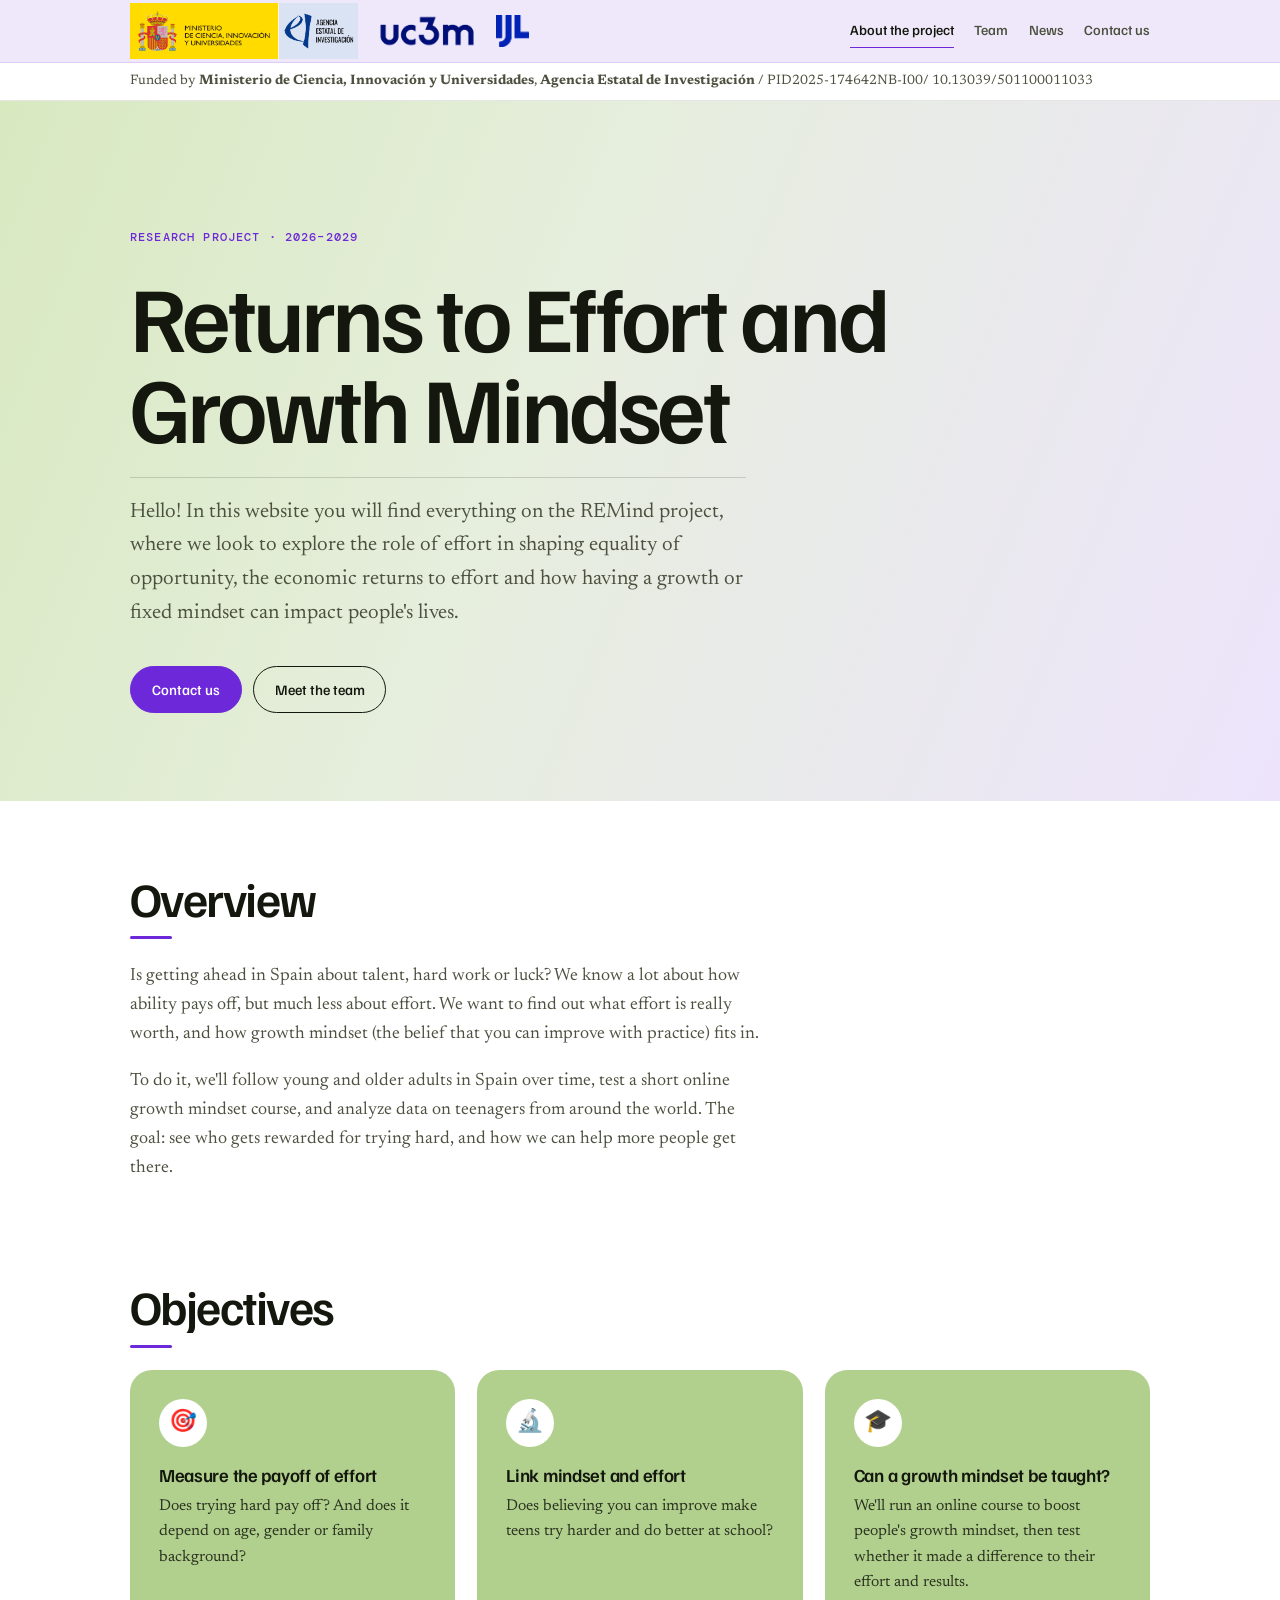
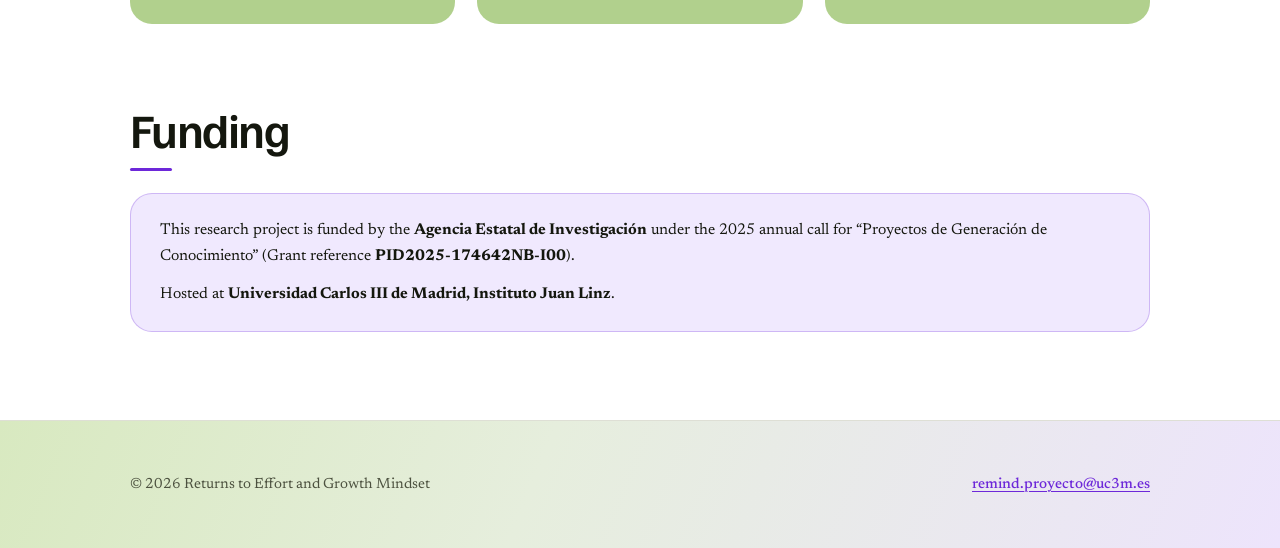
<file: index.html>
<!DOCTYPE html>
<html lang="en">
<head>
  <meta charset="utf-8">
  <meta name="viewport" content="width=device-width, initial-scale=1">
  <title>Returns to Effort and Growth Mindset · About the project</title>
  <meta name="description" content="Hello! In this website you will find everything on the REMind project, where we look to explore the role of effort in shaping equality of opportunity, the economic returns to effort and how having a growth or fixed mindset can impact people's lives.">
  <!-- Vista previa al compartir el enlace en redes (imagen de 1200x630 px).
       IMPORTANTE: para que funcione en redes, og:image debe ser una URL absoluta,
       p. ej. https://TU-USUARIO.github.io/TU-REPO/images/og.png -->
  <meta property="og:type" content="website">
  <meta property="og:title" content="Returns to Effort and Growth Mindset">
  <meta property="og:description" content="Hello! In this website you will find everything on the REMind project, where we look to explore the role of effort in shaping equality of opportunity, the economic returns to effort and how having a growth or fixed mindset can impact people's lives.">
  <meta property="og:image" content="https://TU-USUARIO.github.io/TU-REPO/images/og.png">
  <link rel="icon" href="images/newlogo.png" type="image/png">
  <link rel="preconnect" href="https://fonts.googleapis.com">
  <link rel="preconnect" href="https://fonts.gstatic.com" crossorigin>
  <link href="https://fonts.googleapis.com/css2?family=Inter:wght@400;500;600;700&family=Source+Serif+4:wght@600;700&display=swap" rel="stylesheet">
  <link rel="stylesheet" href="site.css">
  <style>
    /* Barra superior: logos a la izquierda, menú a la derecha */
    .header-inner { justify-content: space-between; gap: 1rem; }
    .funding-logos { display: flex; align-items: center; gap: 1.2rem; flex: 0 0 auto; }
    .funding-logos img { height: 56px; width: auto; display: block; }
    .funding-logos img:nth-child(n+2) { height: 32px; }

    /* Barra de financiación: una sola línea de texto, a la izquierda */
    .funding-bar { background: #fff; border-bottom: 1px solid rgba(0, 0, 0, 0.1); }
    .funding-bar-inner { padding-block: 0.55rem; }
    .funding-bar p { margin: 0; text-align: left; font-size: 0.85rem; line-height: 1.4; color: var(--ink-2); }
    @media (min-width: 1000px) {
      .funding-bar p { white-space: nowrap; }
    }
    @media (max-width: 700px) {
      .funding-logos { gap: 0.6rem; }
      .funding-logos img { height: 42px; }
      .funding-logos img:nth-child(n+2) { height: 26px; }
    }
  </style>
</head>
<body>

  <!-- ===== CABECERA (igual en todas las páginas) ===== -->
  <header class="site-header">
    <div class="container header-inner">
    <div class="funding-logos">
      <img src="images/MICIU+AEI.jpg" alt="Ministerio de Ciencia, Innovación y Universidades · Agencia Estatal de Investigación">
      <img src="images/uc3macronimo.png" alt="Universidad Carlos III de Madrid">
      <img src="images/IJL_letras.png" alt="Instituto Juan Linz">
    </div>
      <button class="nav-toggle" aria-label="Open menu" aria-expanded="false">☰</button>
      <nav class="nav">
        <ul>
          <li><a href="index.html">About the project</a></li>
          <li><a href="team.html">Team</a></li>
          <li><a href="news.html">News</a></li>
          <li><a href="publications.html">Contact us</a></li>
        </ul>
      </nav>
    </div>
  </header>

  <!-- ===== FINANCIACIÓN (obligatoria en todas las páginas): referencia + logo MICIU + logo AEI ===== -->
  <div class="funding-bar">
    <div class="container funding-bar-inner">
      <p>Funded by <strong>Ministerio de Ciencia, Innovación y Universidades</strong>, <strong>Agencia Estatal de Investigación</strong> / PID2025-174642NB-I00</strong>/ 10.13039/501100011033</p>
    </div>
  </div>

  <main>
    <!-- ===== PORTADA ===== -->
    <div class="hero">
      <div class="container">
        <p class="eyebrow">Research project · 2026–2029</p>
        <h1>Returns to Effort and Growth Mindset</h1>
        <p class="lead">
          Hello! In this website you will find everything on the REMind project, where we look
          to explore the role of effort in shaping equality of opportunity, the economic returns
          to effort and how having a growth or fixed mindset can impact people's lives.
        </p>
        <div class="buttons">
          <a class="btn btn-primary" href="publications.html">Contact us</a>
          <a class="btn btn-ghost" href="team.html">Meet the team</a>
        </div>
      </div>
    </div>

    <div class="container">
      <!-- ===== RESUMEN ===== -->
      <section>
        <h2>Overview</h2>
        <p>
          Is getting ahead in Spain about talent, hard work or luck? We know a lot about how
          ability pays off, but much less about effort. We want to find out what effort is
          really worth, and how growth mindset (the belief that you can improve with practice)
          fits in.
        </p>
        <p>
          To do it, we'll follow young and older adults in Spain over time, test a short online
          growth mindset course, and analyze data on teenagers from around the world. The goal:
          see who gets rewarded for trying hard, and how we can help more people get there.
        </p>
      </section>

      <!-- ===== OBJETIVOS ===== -->
      <section>
        <h2>Objectives</h2>
        <div class="grid-3">
          <div class="card">
            <div class="icon">🎯</div>
            <h3>Measure the payoff of effort</h3>
            <p>Does trying hard pay off? And does it depend on age, gender or family background?</p>
          </div>
          <div class="card">
            <div class="icon">🔬</div>
            <h3>Link mindset and effort</h3>
            <p>Does believing you can improve make teens try harder and do better at school?</p>
          </div>
          <div class="card">
            <div class="icon">🎓</div>
            <h3>Can a growth mindset be taught?</h3>
            <p>We'll run an online course to boost people's growth mindset, then test whether it made a difference to their effort and results.</p>
          </div>
        </div>
      </section>

      <!-- ===== FINANCIACIÓN ===== -->
      <section>
        <h2>Funding</h2>
        <div class="funding">
          <span>This research project is funded by the <strong>Agencia Estatal de Investigación</strong> under the 2025 annual call for “Proyectos de Generación de Conocimiento” (Grant reference <strong>PID2025-174642NB-I00</strong>).</span>
          <span>Hosted at <strong>Universidad Carlos III de Madrid, Instituto Juan Linz</strong>.</span>
        </div>
      </section>
    </div>
  </main>

  <!-- ===== PIE (igual en todas las páginas) ===== -->
  <footer class="site-footer">
    <div class="container footer-inner">
      <span>© <span class="year">2026</span> Returns to Effort and Growth Mindset</span>
      <span class="footer-email"><a href="mailto:remind.proyecto@uc3m.es">remind.proyecto@uc3m.es</a></span>
    </div>
  </footer>

  <script src="site.js"></script>
</body>
</html>
</file>
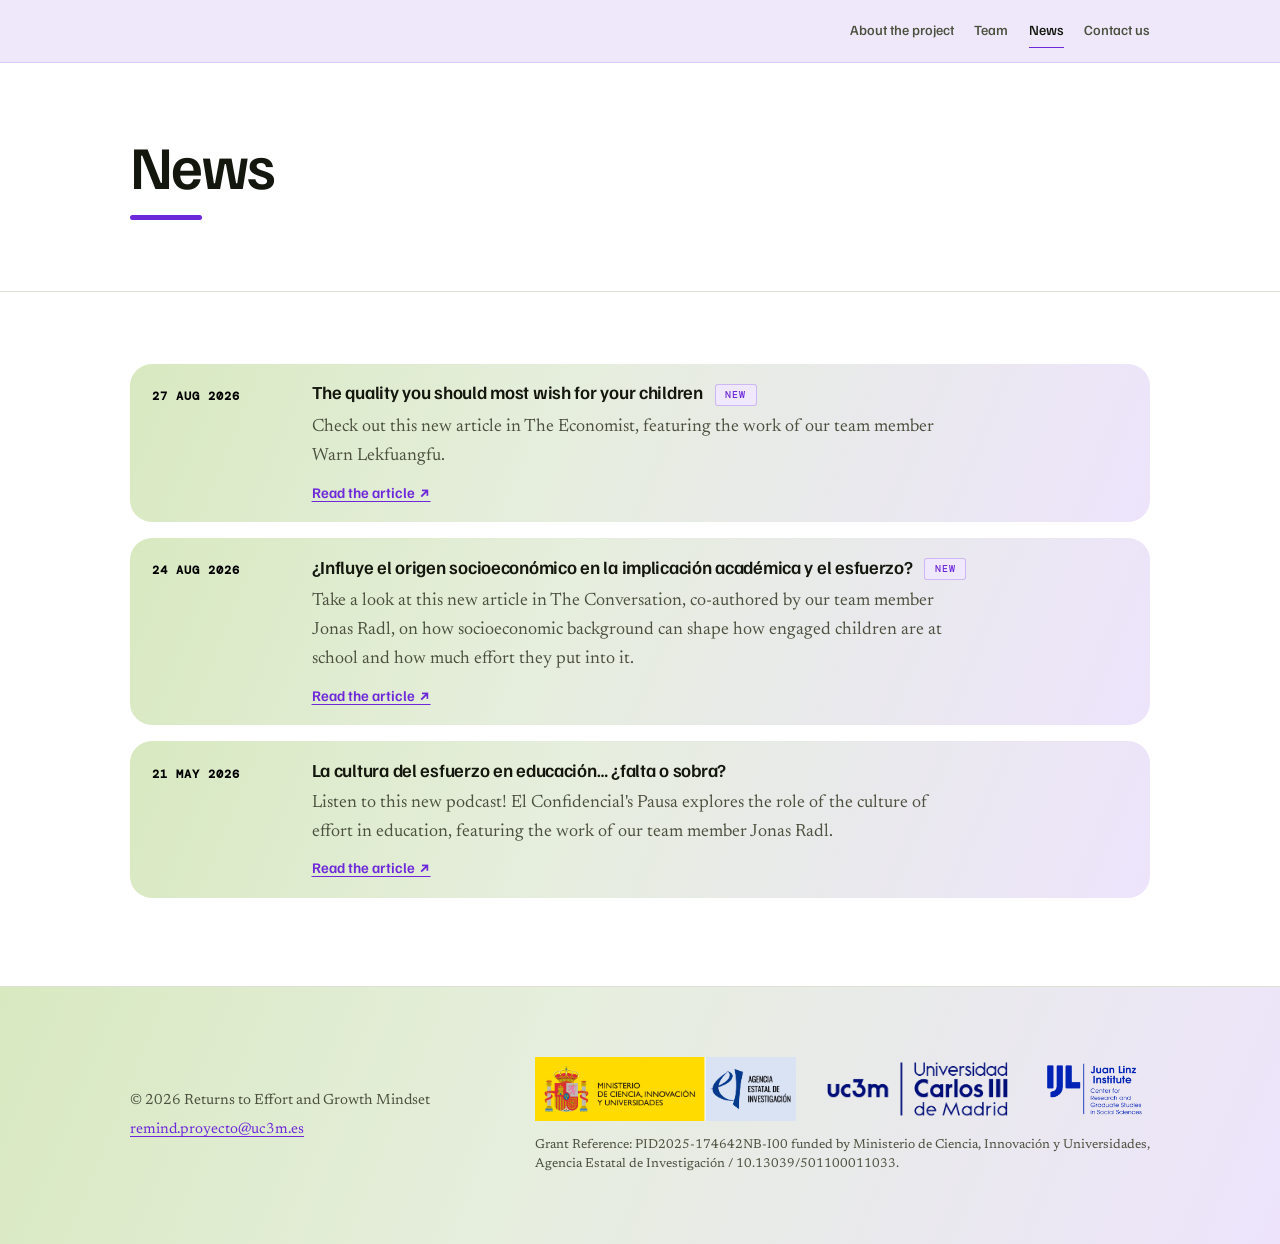
<file: news.html>
<!DOCTYPE html>
<html lang="en">
<head>
  <meta charset="utf-8">
  <meta name="viewport" content="width=device-width, initial-scale=1">
  <title>Returns to Effort and Growth Mindset · News</title>
  <meta name="description" content="News from Returns to Effort and Growth Mindset, a research project hosted at Universidad Carlos III de Madrid (UC3M).">
  <link rel="icon" href="images/newlogo.png" type="image/png">
  <link rel="preconnect" href="https://fonts.googleapis.com">
  <link rel="preconnect" href="https://fonts.gstatic.com" crossorigin>
  <link href="https://fonts.googleapis.com/css2?family=Inter:wght@400;500;600;700&family=Source+Serif+4:wght@600;700&display=swap" rel="stylesheet">
  <link rel="stylesheet" href="site.css">
  <style>
    /* Barra superior: solo el menú, a la derecha */
    .header-inner { justify-content: flex-end; }

    .news-item h3 a { color: inherit; text-decoration: none; }
    .news-item h3 a:hover { color: var(--accent); }
    .news-item .read-more { margin-top: 0.6rem; font-family: var(--font-display); font-weight: 600; font-size: 0.92rem; }

    /* Detalle de color: cada noticia sobre el fondo de panel del sitio, con una franja de acento a la izquierda */
    .news-list { display: flex; flex-direction: column; gap: 1rem; }
    .news-item {
      background: var(--panel-bg);
      border: 0;
      border-radius: var(--radius);
      padding: 1.1rem 1.4rem;
      transition: box-shadow 0.2s ease, transform 0.2s ease;
    }
    .news-item:hover { box-shadow: 0 6px 18px rgba(0, 0, 0, 0.08); transform: translateY(-2px); }
    .news-item time { color: #000; font-weight: 600; }
    .news-item .read-more a { color: var(--accent); }

    /* Pie: © y correo apilados a la izquierda; a la derecha, los logos y debajo el texto de financiación */
    .footer-main {
      display: flex;
      align-items: center;
      justify-content: space-between;
      gap: 1rem 2rem;
      padding-block: 1.2rem;
    }
    .footer-left { display: flex; flex-direction: column; gap: 0.35rem; }
    .footer-right {
      display: flex;
      flex-direction: column;
      align-items: flex-start;
      gap: 0.9rem;
      flex: 0 1 auto;
    }
    .footer-logos { display: flex; align-items: center; gap: 1.4rem; flex: 0 0 auto; }
    .footer-logos img { height: 64px; width: auto; display: block; }
    .footer-funding {
      margin: 0;
      text-align: left;
      font-size: 0.8rem;
      line-height: 1.5;
      color: var(--ink-2);
    }
    @media (max-width: 700px) {
      .footer-main { flex-direction: column; align-items: flex-start; }
      .footer-right { align-items: flex-start; }
      .footer-logos img { height: 48px; }
      .footer-funding { text-align: left; }
    }
  </style>
</head>
<body>

  <header class="site-header">
    <div class="container header-inner">
      <button class="nav-toggle" aria-label="Open menu" aria-expanded="false">☰</button>
      <nav class="nav">
        <ul>
          <li><a href="index.html">About the project</a></li>
          <li><a href="team.html">Team</a></li>
          <li><a href="news.html">News</a></li>
          <li><a href="publications.html">Contact us</a></li>
        </ul>
      </nav>
    </div>
  </header>

  <main>
    <div class="page-header">
      <div class="container">
        <h1>News</h1>
      </div>
    </div>

    <div class="container">
      <!-- Para añadir una noticia nueva, copia un bloque <li class="news-item"> y ponlo ARRIBA de la lista. -->
      <section>
        <ul class="news-list">
          <li class="news-item">
            <time datetime="2026-08-27">27 Aug 2026</time>
            <div>
              <h3>
                <a href="https://www.economist.com/business/2026/08/27/the-quality-you-should-most-wish-for-your-children" target="_blank" rel="noopener">The quality you should most wish for your children</a>
                <span class="tag">New</span>
              </h3>
              <p>Check out this new article in The Economist, featuring the work of our team member Warn Lekfuangfu.</p>
              <p class="read-more"><a href="https://www.economist.com/business/2026/08/27/the-quality-you-should-most-wish-for-your-children" target="_blank" rel="noopener">Read the article ↗</a></p>
            </div>
          </li>
          <li class="news-item">
            <time datetime="2026-08-24">24 Aug 2026</time>
            <div>
              <h3>
                <a href="https://theconversation.com/influye-el-origen-socioeconomico-en-la-implicacion-academica-y-el-esfuerzo-282915" target="_blank" rel="noopener">¿Influye el origen socioeconómico en la implicación académica y el esfuerzo?</a>
                <span class="tag">New</span>
              </h3>
              <p>Take a look at this new article in The Conversation, co-authored by our team member Jonas Radl, on how socioeconomic background can shape how engaged children are at school and how much effort they put into it.</p>
              <p class="read-more"><a href="https://theconversation.com/influye-el-origen-socioeconomico-en-la-implicacion-academica-y-el-esfuerzo-282915" target="_blank" rel="noopener">Read the article ↗</a></p>
            </div>
          </li>
          <li class="news-item">
            <time datetime="2026-05-21">21 May 2026</time>
            <div>
              <h3>
                <a href="https://www.elconfidencial.com/espana/2026-05-21/pausa-cultura-esfuerzo-educacion_4357562/" target="_blank" rel="noopener">La cultura del esfuerzo en educación… ¿falta o sobra?</a>
              </h3>
              <p>Listen to this new podcast! El Confidencial's Pausa explores the role of the culture of effort in education, featuring the work of our team member Jonas Radl.</p>
              <p class="read-more"><a href="https://www.elconfidencial.com/espana/2026-05-21/pausa-cultura-esfuerzo-educacion_4357562/" target="_blank" rel="noopener">Read the article ↗</a></p>
            </div>
          </li>
        </ul>
      </section>
    </div>
  </main>

  <footer class="site-footer">
    <div class="container footer-main">
      <div class="footer-left">
        <span>© <span class="year">2026</span> Returns to Effort and Growth Mindset</span>
        <span class="footer-email"><a href="mailto:remind.proyecto@uc3m.es">remind.proyecto@uc3m.es</a></span>
      </div>
      <div class="footer-right">
        <div class="footer-logos">
          <img src="images/MICIU+AEI.jpg" alt="Ministerio de Ciencia, Innovación y Universidades · Agencia Estatal de Investigación">
          <img src="images/acronimo_nombre3l(1).png" alt="Institutional logo">
          <img src="images/ijl.png" alt="Instituto Juan Linz">
        </div>
        <p class="footer-funding">Grant Reference: PID2025-174642NB-I00 funded by Ministerio de Ciencia, Innovación y Universidades, <br>Agencia Estatal de Investigación / 10.13039/501100011033.</p>
      </div>
    </div>
  </footer>

  <script src="site.js"></script>
</body>
</html>
</file>
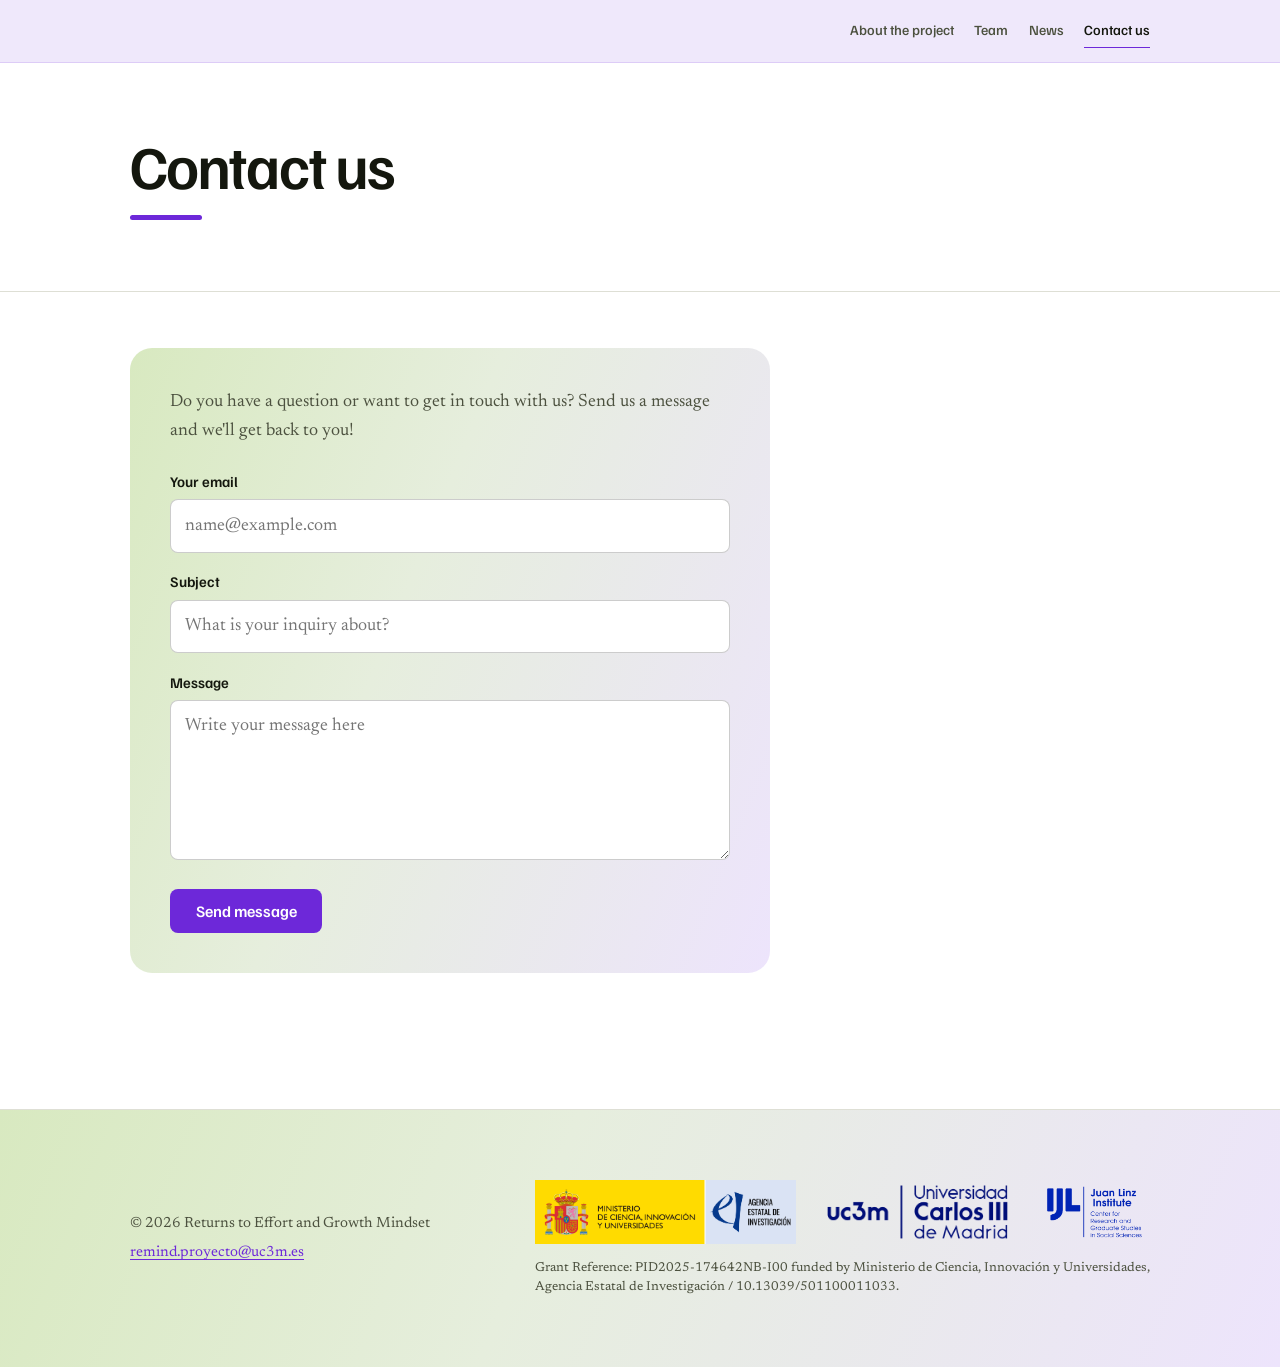
<file: publications.html>
<!DOCTYPE html>
<html lang="en">
<head>
  <meta charset="utf-8">
  <meta name="viewport" content="width=device-width, initial-scale=1">
  <title>Returns to Effort and Growth Mindset · Contact us</title>
  <meta name="description" content="Contact Returns to Effort and Growth Mindset, a research project hosted at Universidad Carlos III de Madrid (UC3M).">
  <link rel="icon" href="images/newlogo.png" type="image/png">
  <link rel="preconnect" href="https://fonts.googleapis.com">
  <link rel="preconnect" href="https://fonts.gstatic.com" crossorigin>
  <link href="https://fonts.googleapis.com/css2?family=Inter:wght@400;500;600;700&family=Source+Serif+4:wght@600;700&display=swap" rel="stylesheet">
  <link rel="stylesheet" href="site.css">
  <style>
    /* Barra superior: solo el menú, a la derecha */
    .header-inner { justify-content: flex-end; }

    .contact-box {
      margin: clamp(2rem, 5vw, 3.5rem) 0;
      padding: clamp(1.5rem, 5vw, 2.5rem);
      background: var(--panel-bg);
      border-radius: var(--radius);
      max-width: 640px;
    }
    .contact-box > p { margin: 0 0 1.5rem; color: var(--ink-2); }
    .contact-form .field { margin-bottom: 1.1rem; }
    .contact-form label {
      display: block;
      margin-bottom: 0.35rem;
      font-family: var(--font-display);
      font-weight: 600;
      font-size: 0.92rem;
    }
    .contact-form input,
    .contact-form textarea {
      width: 100%;
      padding: 0.7rem 0.85rem;
      font: inherit;
      color: inherit;
      background: #fff;
      border: 1px solid rgba(0, 0, 0, 0.2);
      border-radius: 8px;
      box-sizing: border-box;
    }
    .contact-form textarea { min-height: 160px; resize: vertical; }
    .contact-form input:focus,
    .contact-form textarea:focus {
      outline: 2px solid var(--accent);
      outline-offset: 1px;
    }
    .contact-form button {
      padding: 0.75rem 1.6rem;
      font-family: var(--font-display);
      font-weight: 600;
      font-size: 1rem;
      color: #fff;
      background: var(--accent);
      border: 0;
      border-radius: 8px;
      cursor: pointer;
    }
    .contact-form button:hover { opacity: 0.9; }
    /* Campo trampa anti-spam: debe permanecer oculto */
    .contact-form .hp { display: none; }

    /* Pie: © y correo apilados a la izquierda; a la derecha, los logos y debajo el texto de financiación */
    .footer-main {
      display: flex;
      align-items: center;
      justify-content: space-between;
      gap: 1rem 2rem;
      padding-block: 1.2rem;
    }
    .footer-left { display: flex; flex-direction: column; gap: 0.35rem; }
    .footer-right {
      display: flex;
      flex-direction: column;
      align-items: flex-start;
      gap: 0.9rem;
      flex: 0 1 auto;
    }
    .footer-logos { display: flex; align-items: center; gap: 1.4rem; flex: 0 0 auto; }
    .footer-logos img { height: 64px; width: auto; display: block; }
    .footer-funding {
      margin: 0;
      text-align: left;
      font-size: 0.8rem;
      line-height: 1.5;
      color: var(--ink-2);
    }
    @media (max-width: 700px) {
      .footer-main { flex-direction: column; align-items: flex-start; }
      .footer-right { align-items: flex-start; }
      .footer-logos img { height: 48px; }
      .footer-funding { text-align: left; }
    }
  </style>
</head>
<body>

  <header class="site-header">
    <div class="container header-inner">
      <button class="nav-toggle" aria-label="Open menu" aria-expanded="false">☰</button>
      <nav class="nav">
        <ul>
          <li><a href="index.html">About the project</a></li>
          <li><a href="team.html">Team</a></li>
          <li><a href="news.html">News</a></li>
          <li><a href="publications.html">Contact us</a></li>
        </ul>
      </nav>
    </div>
  </header>

  <main>
    <div class="page-header">
      <div class="container">
        <h1>Contact us</h1>
      </div>
    </div>

    <div class="container">
      <div class="contact-box">
        <p>Do you have a question or want to get in touch with us? Send us a message and we'll get back to you!</p>

        <form class="contact-form" action="https://formsubmit.co/remind.proyecto@uc3m.es" method="POST">
          <div class="field">
            <label for="email">Your email</label>
            <input type="email" id="email" name="email" required autocomplete="email" placeholder="name@example.com">
          </div>

          <div class="field">
            <label for="subject">Subject</label>
            <input type="text" id="subject" name="Subject" required placeholder="What is your inquiry about?">
          </div>

          <div class="field">
            <label for="message">Message</label>
            <textarea id="message" name="message" required placeholder="Write your message here"></textarea>
          </div>

          <!-- Configuración de FormSubmit -->
          <input type="hidden" name="_subject" value="New message from the project website">
          <input type="hidden" name="_template" value="table">
          <input type="hidden" name="_captcha" value="true">
          <!-- Anti-spam (campo trampa) -->
          <input type="text" name="_honey" class="hp" tabindex="-1" autocomplete="off">

          <button type="submit">Send message</button>
        </form>
      </div>
    </div>
  </main>

  <footer class="site-footer">
    <div class="container footer-main">
      <div class="footer-left">
        <span>© <span class="year">2026</span> Returns to Effort and Growth Mindset</span>
        <span class="footer-email"><a href="mailto:remind.proyecto@uc3m.es">remind.proyecto@uc3m.es</a></span>
      </div>
      <div class="footer-right">
        <div class="footer-logos">
          <img src="images/MICIU+AEI.jpg" alt="Ministerio de Ciencia, Innovación y Universidades · Agencia Estatal de Investigación">
          <img src="images/acronimo_nombre3l(1).png" alt="Institutional logo">
          <img src="images/ijl.png" alt="Instituto Juan Linz">
        </div>
        <p class="footer-funding">Grant Reference: PID2025-174642NB-I00 funded by Ministerio de Ciencia, Innovación y Universidades, <br>Agencia Estatal de Investigación / 10.13039/501100011033.</p>
      </div>
    </div>
  </footer>

  <script src="site.js"></script>
</body>
</html>
</file>
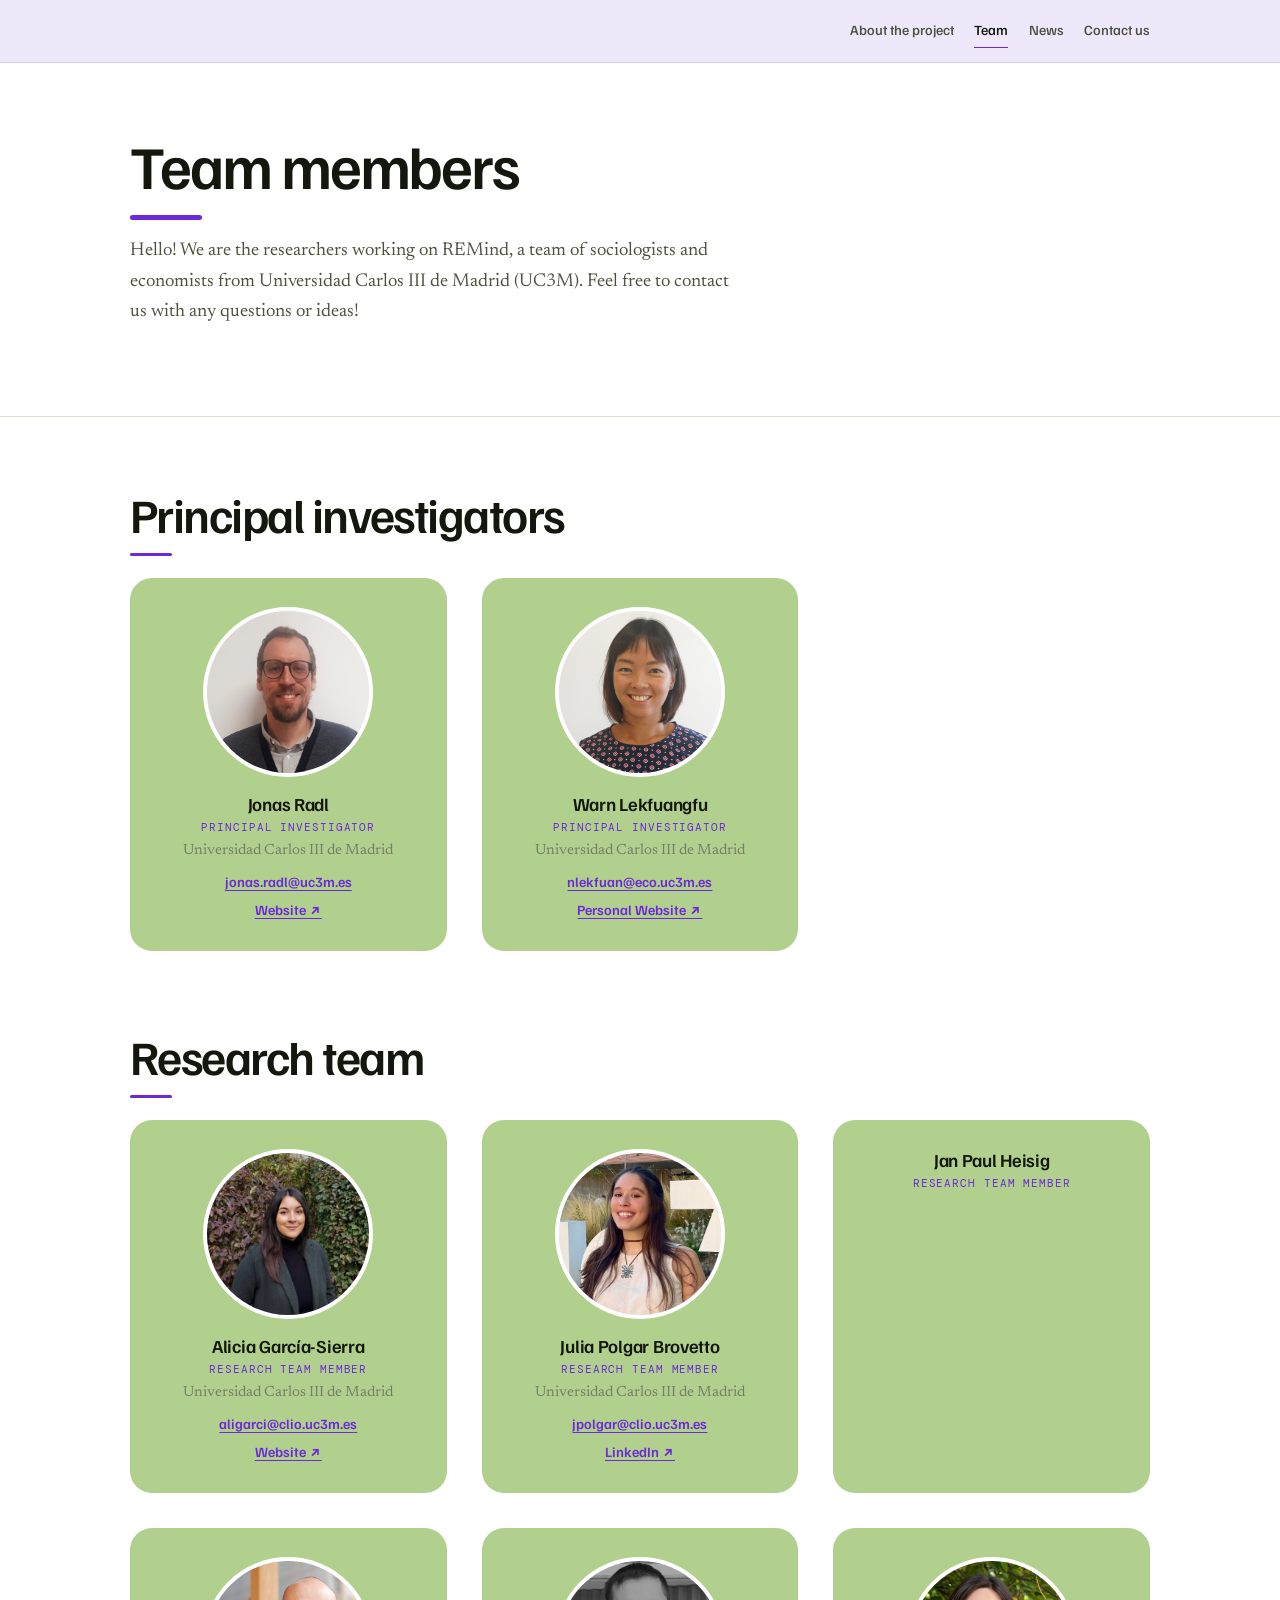
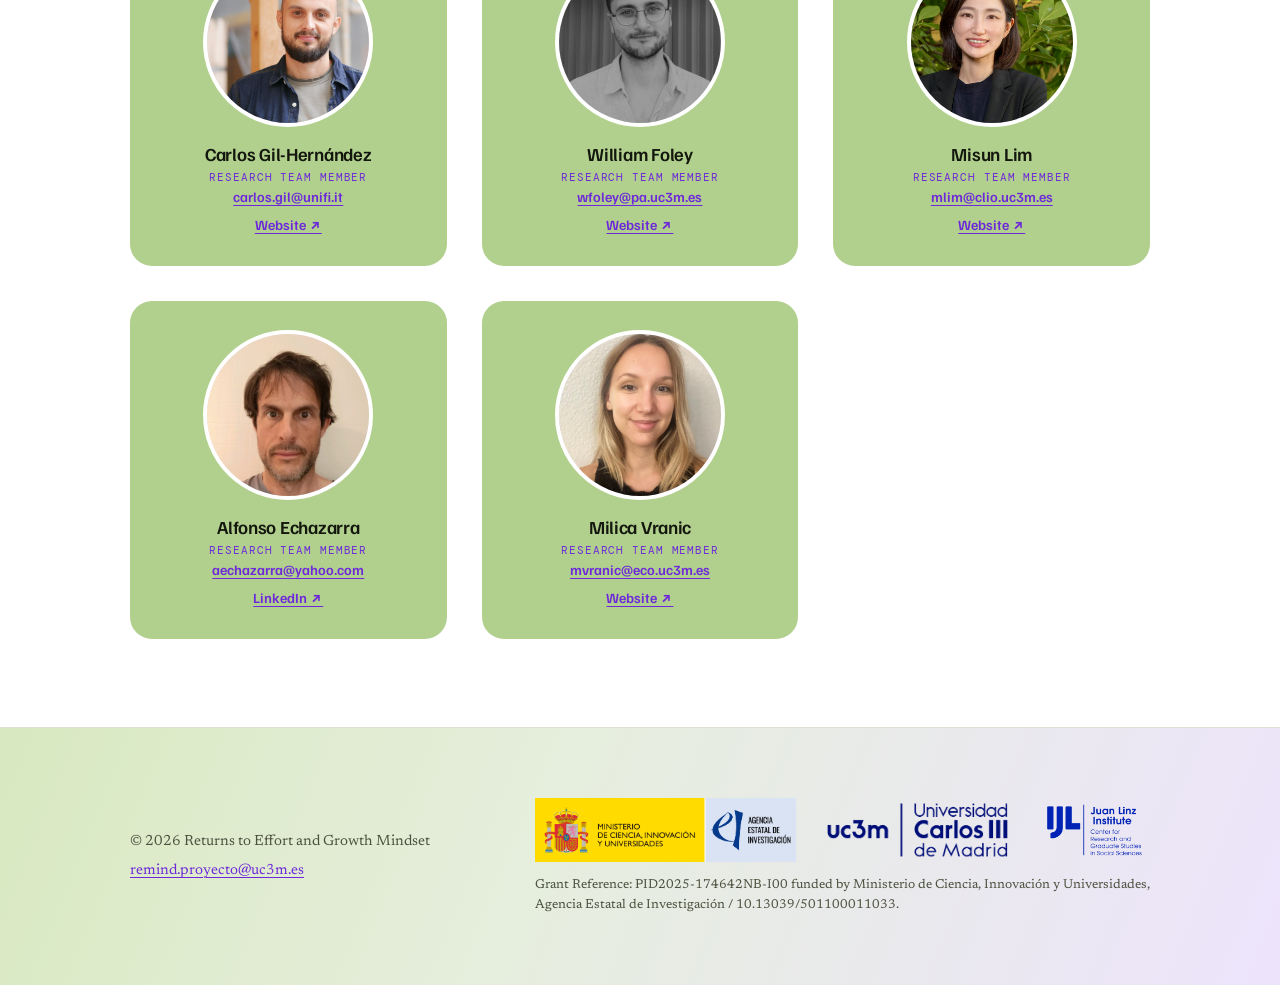
<file: team.html>
<!DOCTYPE html>
<html lang="en">
<head>
  <meta charset="utf-8">
  <meta name="viewport" content="width=device-width, initial-scale=1">
  <title>Returns to Effort and Growth Mindset · Team</title>
  <meta name="description" content="The people behind Returns to Effort and Growth Mindset, a research project hosted at Universidad Carlos III de Madrid (UC3M).">
  <link rel="icon" href="images/newlogo.png" type="image/png">
  <link rel="preconnect" href="https://fonts.googleapis.com">
  <link rel="preconnect" href="https://fonts.gstatic.com" crossorigin>
  <link href="https://fonts.googleapis.com/css2?family=Inter:wght@400;500;600;700&family=Source+Serif+4:wght@600;700&display=swap" rel="stylesheet">
  <link rel="stylesheet" href="site.css">
  <style>
    /* Barra superior: solo el menú, a la derecha */
    .header-inner { justify-content: flex-end; }

    /* Pie: © y correo apilados a la izquierda; a la derecha, los logos y debajo el texto de financiación */
    .footer-main {
      display: flex;
      align-items: center;
      justify-content: space-between;
      gap: 1rem 2rem;
      padding-block: 1.2rem;
    }
    .footer-left { display: flex; flex-direction: column; gap: 0.35rem; }
    .footer-right {
      display: flex;
      flex-direction: column;
      align-items: flex-start;
      gap: 0.9rem;
      flex: 0 1 auto;
    }
    .footer-logos { display: flex; align-items: center; gap: 1.4rem; flex: 0 0 auto; }
    .footer-logos img { height: 64px; width: auto; display: block; }
    .footer-funding {
      margin: 0;
      text-align: left;
      font-size: 0.8rem;
      line-height: 1.5;
      color: var(--ink-2);
    }
    @media (max-width: 700px) {
      .footer-main { flex-direction: column; align-items: flex-start; }
      .footer-right { align-items: flex-start; }
      .footer-logos img { height: 48px; }
      .footer-funding { text-align: left; }
    }
    .team-grid { grid-template-columns: repeat(auto-fill, minmax(270px, 1fr)); }
    /* Foto circular con borde blanco para que se vea sobre el fondo verde de la tarjeta */
    .member.card .photo {
      width: 170px;
      height: 170px;
      object-fit: cover;
      object-position: 50% 25%;
      border: 4px solid #ffffff;
    }
    /* Foto y nombre son enlaces a la página personal */
    .member .photo-link { display: block; width: max-content; margin: 0 auto 1rem; }
    .member .photo-link .photo { margin: 0; }
    .member h3 a { color: inherit; text-decoration: none; }
    .member h3 a:hover { text-decoration: underline; text-decoration-thickness: 2px; }
    /* Correo y web apilados, uno debajo de otro, para que la dirección completa quepa en la tarjeta */
    .member .links { flex-direction: column; flex-wrap: wrap; gap: 0.35rem; }
    .member .links a { font-weight: 600; overflow-wrap: anywhere; }
  </style>
</head>
<body>

  <header class="site-header">
    <div class="container header-inner">
      <button class="nav-toggle" aria-label="Open menu" aria-expanded="false">☰</button>
      <nav class="nav">
        <ul>
          <li><a href="index.html">About the project</a></li>
          <li><a href="team.html">Team</a></li>
          <li><a href="news.html">News</a></li>
          <li><a href="publications.html">Contact us</a></li>
        </ul>
      </nav>
    </div>
  </header>

  <main>
    <div class="page-header">
      <div class="container">
        <h1>Team members</h1>
        <p>Hello! We are the researchers working on REMind, a team of sociologists and economists from Universidad Carlos III de Madrid (UC3M). Feel free to contact us with any questions or ideas! </p>
      </div>
    </div>

    <div class="container">
      <!-- Para añadir a alguien, copia un bloque <div class="member card"> y cambia la foto (src), el nombre, el enlace (href) y el correo (tanto en el href como en el texto visible). -->
      <section>
        <h2>Principal investigators</h2>
        <div class="team-grid">
          <div class="member card">
            <a class="photo-link" href="https://www.uc3m.es/departamento-ciencias-sociales/personal-tiempo-completo/profesores/idu-215552" target="_blank" rel="noopener">
              <img class="photo" src="images/jonas_foto.jpg" alt="Jonas Radl" loading="lazy">
            </a>
            <h3><a href="https://www.uc3m.es/departamento-ciencias-sociales/personal-tiempo-completo/profesores/idu-215552" target="_blank" rel="noopener">Jonas Radl</a></h3>
            <p class="role">Principal Investigator</p>
            <p class="affil">Universidad Carlos III de Madrid</p>
            <div class="links">
              <a href="mailto:jonas.radl@uc3m.es">jonas.radl@uc3m.es</a>
              <a href="https://www.uc3m.es/departamento-ciencias-sociales/personal-tiempo-completo/profesores/idu-215552" target="_blank" rel="noopener">Website ↗</a>
            </div>
          </div>

          <div class="member card">
            <a class="photo-link" href="https://npwarn.wixsite.com/warn-lekfuangfu" target="_blank" rel="noopener">
              <img class="photo" src="images/warn_foto.jpg" alt="Warn Lekfuangfu" loading="lazy">
            </a>
            <h3><a href="https://npwarn.wixsite.com/warn-lekfuangfu" target="_blank" rel="noopener">Warn Lekfuangfu</a></h3>
            <p class="role">Principal Investigator</p>
            <p class="affil">Universidad Carlos III de Madrid</p>
            <div class="links">
              <a href="mailto:nlekfuan@eco.uc3m.es">nlekfuan@eco.uc3m.es</a>
              <a href="https://npwarn.wixsite.com/warn-lekfuangfu" target="_blank" rel="noopener">Personal Website ↗</a>
            </div>
          </div>
        </div>
      </section>

      <section>
        <h2>Research team</h2>
        <div class="team-grid">
          <div class="member card">
            <a class="photo-link" href="https://aliciagarciasierra.github.io/" target="_blank" rel="noopener">
              <img class="photo" src="images/alicia_foto.jpg" alt="Alicia García-Sierra" loading="lazy">
            </a>
            <h3><a href="https://aliciagarciasierra.github.io/" target="_blank" rel="noopener">Alicia García-Sierra</a></h3>
            <p class="role">Research Team Member</p>
            <p class="affil">Universidad Carlos III de Madrid</p>
            <div class="links">
              <a href="mailto:aligarci@clio.uc3m.es">aligarci@clio.uc3m.es</a>
              <a href="https://aliciagarciasierra.github.io/" target="_blank" rel="noopener">Website ↗</a>
            </div>
          </div>

          <div class="member card">
            <a class="photo-link" href="https://www.linkedin.com/in/julia-polgar-brovetto-4a4a122b8/" target="_blank" rel="noopener">
              <img class="photo" src="images/foto_polgar.jpg" alt="Julia Polgar Brovetto" loading="lazy">
            </a>
            <h3><a href="https://www.linkedin.com/in/julia-polgar-brovetto-4a4a122b8/" target="_blank" rel="noopener">Julia Polgar Brovetto</a></h3>
            <p class="role">Research Team Member</p>
            <p class="affil">Universidad Carlos III de Madrid</p>
            <div class="links">
              <a href="mailto:jpolgar@clio.uc3m.es">jpolgar@clio.uc3m.es</a>
              <a href="https://www.linkedin.com/in/julia-polgar-brovetto-4a4a122b8/" target="_blank" rel="noopener">LinkedIn ↗</a>
            </div>
          </div>

          <div class="member card">
            <!-- FOTO: cuando tengas la imagen, súbela a images/ y borra estos marcadores de comentario
            <span class="photo-link">
              <img class="photo" src="images/jan_foto.jpg" alt="Jan Paul Heisig" loading="lazy">
            </span>
            -->
            <h3>Jan Paul Heisig</h3>
            <p class="role">Research Team Member</p>
          </div>

          <div class="member card">
            <a class="photo-link" href="https://me.eui.eu/carlos-javier-gil-hernandez" target="_blank" rel="noopener">
              <img class="photo" src="images/carlos_foto.jpg" alt="Carlos Gil-Hernández" loading="lazy">
            </a>
            <h3><a href="https://me.eui.eu/carlos-javier-gil-hernandez" target="_blank" rel="noopener">Carlos Gil-Hernández</a></h3>
            <p class="role">Research Team Member</p>
            <div class="links">
              <a href="mailto:carlos.gil@unifi.it">carlos.gil@unifi.it</a>
              <a href="https://me.eui.eu/carlos-javier-gil-hernandez" target="_blank" rel="noopener">Website ↗</a>
            </div>
          </div>

          <div class="member card">
            <a class="photo-link" href="https://www.williamfoley.net/" target="_blank" rel="noopener">
              <img class="photo" src="images/william_foto.jpg" alt="William Foley" loading="lazy">
            </a>
            <h3><a href="https://www.williamfoley.net/" target="_blank" rel="noopener">William Foley</a></h3>
            <p class="role">Research Team Member</p>
            <div class="links">
              <a href="mailto:wfoley@pa.uc3m.es">wfoley@pa.uc3m.es</a>
              <a href="https://www.williamfoley.net/" target="_blank" rel="noopener">Website ↗</a>
            </div>
          </div>

          <div class="member card">
            <a class="photo-link" href="https://www.misunlim.com" target="_blank" rel="noopener">
              <img class="photo" src="images/misun_foto.jpg" alt="Misun Lim" loading="lazy">
            </a>
            <h3><a href="https://www.misunlim.com" target="_blank" rel="noopener">Misun Lim</a></h3>
            <p class="role">Research Team Member</p>
            <div class="links">
              <a href="mailto:mlim@clio.uc3m.es">mlim@clio.uc3m.es</a>
              <a href="https://www.misunlim.com" target="_blank" rel="noopener">Website ↗</a>
            </div>
          </div>

          <div class="member card">
            <a class="photo-link" href="https://www.linkedin.com/in/alfonso-echazarra-98008bb/" target="_blank" rel="noopener">
              <img class="photo" src="images/alfonso_foto.jpg" alt="Alfonso Echazarra" loading="lazy">
            </a>
            <h3><a href="https://www.linkedin.com/in/alfonso-echazarra-98008bb/" target="_blank" rel="noopener">Alfonso Echazarra</a></h3>
            <p class="role">Research Team Member</p>
            <div class="links">
              <a href="mailto:aechazarra@yahoo.com">aechazarra@yahoo.com</a>
              <a href="https://www.linkedin.com/in/alfonso-echazarra-98008bb/" target="_blank" rel="noopener">LinkedIn ↗</a>
            </div>
          </div>

          <div class="member card">
            <a class="photo-link" href="https://economia.uc3m.es/personal/vranic/" target="_blank" rel="noopener">
              <img class="photo" src="images/milica_foto.jpeg" alt="Milica Vranic" loading="lazy">
            </a>
            <h3><a href="https://economia.uc3m.es/personal/vranic/" target="_blank" rel="noopener">Milica Vranic</a></h3>
            <p class="role">Research Team Member</p>
            <div class="links">
              <a href="mailto:mvranic@eco.uc3m.es">mvranic@eco.uc3m.es</a>
              <a href="https://economia.uc3m.es/personal/vranic/" target="_blank" rel="noopener">Website ↗</a>
            </div>
          </div>
        </div>
      </section>
    </div>
  </main>

  <footer class="site-footer">
    <div class="container footer-main">
      <div class="footer-left">
        <span>© <span class="year">2026</span> Returns to Effort and Growth Mindset</span>
        <span class="footer-email"><a href="mailto:remind.proyecto@uc3m.es">remind.proyecto@uc3m.es</a></span>
      </div>
      <div class="footer-right">
        <div class="footer-logos">
          <img src="images/MICIU+AEI.jpg" alt="Ministerio de Ciencia, Innovación y Universidades · Agencia Estatal de Investigación">
          <img src="images/acronimo_nombre3l(1).png" alt="Institutional logo">
          <img src="images/ijl.png" alt="Instituto Juan Linz">
        </div>
        <p class="footer-funding">Grant Reference: PID2025-174642NB-I00 funded by Ministerio de Ciencia, Innovación y Universidades, <br>Agencia Estatal de Investigación / 10.13039/501100011033.</p>
      </div>
    </div>
  </footer>

  <script src="site.js"></script>
</body>
</html>
</file>
<file: site.css>
/* ==========================================================
   Estilos de la web del proyecto — paleta y tipografía inspiradas en la web de Mar
   Fondo blanco, verde salvia, violeta como único acento, panel degradado
   verde → lila, y tres fuentes: Familjen Grotesk, Newsreader y DM Mono.
   Cambia colores y fuentes en :root para personalizarla.
   ========================================================== */

@import url("https://fonts.googleapis.com/css2?family=DM+Mono:wght@400;500&family=Familjen+Grotesk:ital,wght@0,400..700;1,400..700&family=Newsreader:ital,wght@0,300..600;1,300..600&display=swap");

:root {
  --paper:       #ffffff;
  --paper-2:     #f7f7f5;
  --ink:         #14170e;    /* texto y franjas oscuras */
  --ink-2:       #4c513f;
  --ink-3:       #787d69;
  --rule:        #dedfd5;    /* líneas finas */
  --rule-soft:   #edeee6;
  --sage:        #b1d08d;    /* verde salvia */
  --sage-tint:   #eaf3dd;
  --sage-deep:   #3f6b22;
  --accent:      #6d28d9;    /* violeta: único color de acento */
  --accent-fg:   #ffffff;
  --accent-soft: #f0e9fe;
  --bar:         #efe7fb;    /* barra lavanda de la cabecera */
  --panel-bg:    linear-gradient(112deg, #d8e9c0 0%, #e6eedd 42%, #ede4fc 100%);
  --panel-rule:  rgba(20, 23, 14, 0.16);
  --shadow:      0 1px 2px rgba(20, 23, 14, 0.05), 0 10px 28px -14px rgba(20, 23, 14, 0.22);
  --radius:      22px;
  --max:         1100px;
  --head-h:      62px;
  --font-display: "Familjen Grotesk", "Helvetica Neue", Helvetica, Arial, sans-serif;
  --font-body:    "Newsreader", Georgia, "Times New Roman", serif;
  --font-mono:    "DM Mono", ui-monospace, "SF Mono", Menlo, Consolas, monospace;
  /* alias por compatibilidad */
  --font-sans: var(--font-display);
  --font-serif: var(--font-body);
}

/* Modo oscuro automático (si el ordenador del visitante lo tiene activado) */
@media (prefers-color-scheme: dark) {
  :root {
    --paper: #12140d; --paper-2: #191c13;
    --ink: #edefe3; --ink-2: #b7bba9; --ink-3: #8b907d;
    --rule: #383c2e; --rule-soft: #282c20;
    --sage: #a6c583; --sage-tint: #212b18; --sage-deep: #bcd79c;
    --accent: #c4b5fd; --accent-fg: #10120a; --accent-soft: #241c3b;
    --bar: #1c1630;
    --panel-bg: linear-gradient(112deg, #1b2614 0%, #1a1d14 45%, #211a31 100%);
    --panel-rule: rgba(237, 239, 227, 0.18);
    --shadow: 0 1px 2px rgba(0, 0, 0, 0.4), 0 10px 28px -14px rgba(0, 0, 0, 0.75);
  }
}

* { box-sizing: border-box; }

html { scroll-behavior: smooth; -webkit-text-size-adjust: 100%; }

body {
  margin: 0;
  font-family: var(--font-body);
  font-size: clamp(1.02rem, 0.98rem + 0.2vw, 1.12rem);
  line-height: 1.62;
  color: var(--ink);
  background: var(--paper);
  -webkit-font-smoothing: antialiased;
}

img { max-width: 100%; height: auto; display: block; }

h1, h2, h3, h4 {
  font-family: var(--font-display);
  font-weight: 600;
  line-height: 1.06;
  letter-spacing: -0.022em;
  margin: 0;
}

a { color: var(--accent); text-underline-offset: 0.18em; text-decoration-thickness: 1px; }
a:hover { text-decoration-thickness: 2px; }
:focus-visible { outline: 2px solid var(--accent); outline-offset: 3px; border-radius: 2px; }
::selection { background: var(--sage); color: #14170e; }

.container {
  width: 100%;
  max-width: var(--max);
  margin: 0 auto;
  padding: 0 clamp(1.15rem, 4.5vw, 2.5rem);
}

/* ---------- Cabecera y navegación ---------- */

.site-header {
  position: sticky;
  top: 0;
  z-index: 50;
  background: color-mix(in srgb, var(--bar) 94%, transparent);
  backdrop-filter: saturate(1.4) blur(10px);
  border-bottom: 1px solid color-mix(in srgb, var(--accent) 14%, transparent);
}

.header-inner {
  display: flex;
  align-items: center;
  justify-content: space-between;
  gap: 1rem;
  min-height: var(--head-h);
}

.brand {
  display: flex;
  align-items: center;
  gap: 10px;
  color: var(--ink);
  text-decoration: none;
}
   .brand span {
     font-family: var(--font-display);
     font-style: normal;
     font-weight: 600;
     font-size: 1.05rem;
     letter-spacing: -0.01em;
   }
.brand:hover span { color: var(--accent); }
.brand img { width: 28px; height: 28px; }

.nav ul {
  display: flex;
  gap: clamp(0.7rem, 1.6vw, 1.6rem);
  list-style: none;
  margin: 0;
  padding: 0;
}
.nav a {
  display: block;
  font-family: var(--font-display);
  font-size: 0.88rem;
  font-weight: 500;
  color: var(--ink-2);
  text-decoration: none;
  padding-block: 0.3rem;
  border-bottom: 1.5px solid transparent;
  white-space: nowrap;
}
.nav a:hover,
.nav a.active,
.nav a[aria-current="page"] { color: var(--ink); border-bottom-color: var(--accent); }

.nav-toggle {
  display: none;
  background: none;
  border: 1px solid var(--rule);
  border-radius: 999px;
  padding: 0.35rem 0.8rem;
  cursor: pointer;
  font-family: var(--font-display);
  font-size: 0.9rem;
  color: var(--ink);
}

/* ---------- Portada (solo en About) ---------- */

.hero {
  background: var(--panel-bg);
  padding: clamp(4rem, 11vw, 8rem) 0 clamp(3rem, 8vw, 5.5rem);
}

.eyebrow {
  display: block;
  font-family: var(--font-mono);
  font-size: 0.72rem;
  font-weight: 500;
  letter-spacing: 0.1em;
  text-transform: uppercase;
  color: var(--accent);
  margin: 0 0 1.4rem;
}

.hero h1 {
  font-size: clamp(2.5rem, 0.8rem + 6.6vw, 5.8rem);
  letter-spacing: -0.04em;
  line-height: 0.98;
  max-width: 16ch;
  margin-bottom: 1.6rem;
}
/* palabra destacada opcional: <em>effort</em> */
.hero h1 em {
  font-family: var(--font-body);
  font-style: italic;
  font-weight: 400;
  letter-spacing: -0.015em;
}

.hero .lead {
  font-size: clamp(1.1rem, 1rem + 0.5vw, 1.3rem);
  color: var(--ink-2);
  max-width: 56ch;
  margin: 0 0 2.2rem;
  padding-top: 1.1rem;
  border-top: 1px solid var(--panel-rule);
}

.buttons { display: flex; flex-wrap: wrap; gap: 0.7rem; }

.btn {
  display: inline-flex;
  align-items: center;
  gap: 0.5rem;
  font-family: var(--font-display);
  font-size: 0.9rem;
  font-weight: 500;
  text-decoration: none;
  padding: 0.68rem 1.3rem;
  border-radius: 999px;
  border: 1px solid var(--ink);
  color: var(--ink);
  background: transparent;
  transition: background-color 0.18s ease, color 0.18s ease, border-color 0.18s ease;
}
.btn:hover { background: var(--ink); color: var(--paper); border-color: var(--ink); }
.btn-primary { background: var(--accent); border-color: var(--accent); color: var(--accent-fg); }
.btn-primary:hover { background: var(--ink); border-color: var(--ink); color: var(--paper); }
.btn-ghost { background: transparent; color: var(--ink); }

/* ---------- Cinta de palabras clave (opcional) ----------
   <div class="marquee"><div class="marquee-track">
     <span>Effort</span><span>Growth mindset</span> ... (repite el grupo una vez)
   </div></div>                                                */

.marquee {
  overflow: hidden;
  background: var(--ink);
  color: #f4f5ec;
  user-select: none;
}
.marquee-track {
  display: flex;
  align-items: center;
  width: max-content;
  padding-block: 0.85rem;
  animation: marquee 45s linear infinite;
}
.marquee-track span {
  display: inline-flex;
  align-items: center;
  font-family: var(--font-mono);
  font-size: 0.74rem;
  letter-spacing: 0.09em;
  text-transform: uppercase;
  white-space: nowrap;
  padding-inline: 1.1rem;
}
.marquee-track span::after {
  content: "";
  width: 5px;
  height: 5px;
  border-radius: 50%;
  background: var(--sage);
  margin-left: 2.2rem;
}

@keyframes marquee { to { transform: translateX(-50%); } }

@media (prefers-reduced-motion: reduce) {
  .marquee-track { animation: none; }
  .marquee { overflow-x: auto; }
  html { scroll-behavior: auto; }
}

/* ---------- Cabecera de página (resto de pestañas) ---------- */

.page-header {
  padding: clamp(2.6rem, 6vw, 4.4rem) 0;
  border-bottom: 1px solid var(--rule);
}
.page-header h1 {
  font-size: clamp(2.1rem, 1.2rem + 3.8vw, 3.8rem);
  letter-spacing: -0.036em;
}
.page-header h1::after {
  content: "";
  display: block;
  width: 4.5rem;
  height: 5px;
  border-radius: 3px;
  background: var(--accent);
  margin-top: 1.1rem;
}
.page-header p { margin-top: 1rem; max-width: 60ch; color: var(--ink-2); font-size: 1.04em; }

/* ---------- Secciones ---------- */

main { padding-bottom: clamp(3rem, 7vw, 5rem); }

section { padding: clamp(2.8rem, 6vw, 4.5rem) 0 0.5rem; }

h2 {
  font-size: clamp(1.8rem, 1.1rem + 2.4vw, 3rem);
  letter-spacing: -0.032em;
  margin: 0 0 1.4rem;
}
h2::after {
  content: "";
  display: block;
  width: 2.6rem;
  height: 3px;
  border-radius: 2px;
  background: var(--accent);
  margin-top: 0.8rem;
}
h3 { font-size: 1.15rem; letter-spacing: -0.015em; line-height: 1.22; margin: 0 0 0.45rem; }

section p { max-width: 64ch; color: var(--ink-2); }
section p + p { margin-top: 1rem; }

/* etiqueta pequeña opcional: <p class="section-label">01 ↘ Overview</p> */
.section-label {
  font-family: var(--font-mono);
  font-size: 0.72rem;
  font-weight: 500;
  letter-spacing: 0.1em;
  text-transform: uppercase;
  color: var(--accent);
  margin: 0 0 0.7rem;
}

.muted { color: var(--ink-3); }

.grid-3 {
  display: grid;
  grid-template-columns: repeat(3, 1fr);
  gap: clamp(0.9rem, 1.8vw, 1.4rem);
}

/* Tarjetas de objetivos: las tres del mismo verde salvia, plano y sin degradado */
.card {
  background: var(--sage);
  border-radius: var(--radius);
  padding: clamp(1.3rem, 2.6vw, 1.8rem);
  transition: transform 0.2s ease, box-shadow 0.2s ease;
}
.card:hover { transform: translateY(-3px); box-shadow: var(--shadow); }
.card h3 { color: #14170e; }
.card p { margin: 0; color: #2c3320; font-size: 0.98rem; }
.card .icon {
  display: grid;
  place-items: center;
  width: 48px;
  height: 48px;
  font-size: 1.4rem;
  margin-bottom: 1.1rem;
  border-radius: 50%;
  background: #ffffff;
}
@media (prefers-color-scheme: dark) {
  .card { background: var(--sage-tint); border: 1px solid var(--rule); }
  .card h3 { color: var(--ink); }
  .card p { color: var(--ink-2); }
  .card .icon { background: var(--paper-2); }
}
@media (prefers-reduced-motion: reduce) { .card:hover { transform: none; } }

.figure {
  border-radius: var(--radius);
  overflow: hidden;
  border: 1px solid var(--rule);
  background: var(--paper);
}
.figure figcaption {
  padding: 0.8rem 1rem;
  font-size: 0.92rem;
  color: var(--ink-3);
  border-top: 1px solid var(--rule);
}

.funding {
  display: flex;
  flex-wrap: wrap;
  align-items: center;
  gap: 0.8rem 2rem;
  padding: clamp(1.1rem, 2.4vw, 1.5rem) clamp(1.2rem, 2.6vw, 1.8rem);
  background: var(--accent-soft);
  border: 1px solid color-mix(in srgb, var(--accent) 26%, transparent);
  border-radius: var(--radius);
  color: var(--ink);
  font-size: 0.98rem;
}

/* ---------- Equipo ---------- */

.team-grid {
  display: grid;
  grid-template-columns: repeat(auto-fill, minmax(210px, 1fr));
  gap: 2.2rem;
}

.member { text-align: center; }
.member .photo {
  width: 150px;
  height: 150px;
  margin: 0 auto 1rem;
  border-radius: 50%;
  object-fit: cover;
  background: var(--accent-soft);
  border: 3px solid var(--sage);
}
.member h3 { margin-bottom: 0.15rem; }
.member .role { font-family: var(--font-mono); font-size: 0.7rem; letter-spacing: 0.08em; text-transform: uppercase; color: var(--accent); margin: 0; }
.member .affil { color: var(--ink-3); font-size: 0.92rem; margin: 0.2rem 0 0.5rem; }
.member .links { display: flex; justify-content: center; gap: 0.8rem; font-family: var(--font-display); font-size: 0.88rem; }

/* ---------- Noticias ---------- */

.news-list { list-style: none; margin: 0; padding: 0; }

.news-item {
  display: grid;
  grid-template-columns: 140px 1fr;
  gap: 1.2rem;
  padding: 1.3rem 0;
  border-bottom: 1px solid var(--rule);
}
.news-item:last-child { border-bottom: none; }
.news-item time {
  font-family: var(--font-mono);
  font-size: 0.78rem;
  letter-spacing: 0.08em;
  text-transform: uppercase;
  color: var(--ink-3);
  font-variant-numeric: tabular-nums;
  padding-top: 0.3rem;
}
.news-item p { margin: 0.3rem 0 0; color: var(--ink-2); }

.tag {
  display: inline-block;
  font-family: var(--font-mono);
  font-size: 0.6rem;
  font-weight: 500;
  letter-spacing: 0.1em;
  text-transform: uppercase;
  padding: 0.26rem 0.6rem;
  border-radius: 3px;
  background: var(--accent-soft);
  color: var(--accent);
  border: 1px solid color-mix(in srgb, var(--accent) 26%, transparent);
  margin-left: 0.5rem;
  vertical-align: middle;
}

/* ---------- Publicaciones ---------- */

.pub-year {
  font-family: var(--font-mono);
  font-size: 0.76rem;
  font-weight: 500;
  letter-spacing: 0.12em;
  text-transform: uppercase;
  color: var(--ink-3);
  margin: 2.4rem 0 0.8rem;
  padding-bottom: 0.5rem;
  border-bottom: 1px solid var(--rule);
}

.pub-list { list-style: none; margin: 0; padding: 0; }

.pub { padding: 1.2rem 0; border-bottom: 1px solid var(--rule-soft); }
.pub:last-child { border-bottom: none; }
.pub .title { font-family: var(--font-display); font-weight: 600; font-size: 1.12rem; letter-spacing: -0.015em; margin: 0; color: var(--ink); }
.pub .authors { margin: 0.2rem 0; color: var(--ink-2); font-size: 0.95rem; }
.pub .venue { margin: 0; font-style: italic; color: var(--ink-3); font-size: 0.95rem; }
.pub .pub-links { display: flex; flex-wrap: wrap; gap: 0.5rem; margin-top: 0.8rem; }
.pub .pub-links a,
.pub .pub-links button {
  font-family: var(--font-display);
  font-size: 0.8rem;
  font-weight: 500;
  padding: 0.3rem 0.85rem;
  border: 1px solid color-mix(in srgb, var(--accent) 40%, transparent);
  border-radius: 999px;
  background: var(--accent-soft);
  color: var(--accent);
  text-decoration: none;
  cursor: pointer;
  transition: background-color 0.18s ease, color 0.18s ease, border-color 0.18s ease;
}
.pub .pub-links a:hover,
.pub .pub-links button:hover { background: var(--ink); color: var(--paper); border-color: var(--ink); }

.bibtex {
  display: none;
  margin-top: 0.8rem;
  padding: 1rem;
  background: var(--paper-2);
  border: 1px solid var(--rule);
  border-radius: 8px;
  font-family: var(--font-mono);
  font-size: 0.76rem;
  overflow-x: auto;
  white-space: pre;
}
.bibtex.open { display: block; }

/* ---------- Pie de página ---------- */

.site-footer {
  background: var(--panel-bg);
  color: var(--ink-2);
  padding: clamp(2rem, 5vw, 3.2rem) 0;
  font-size: 0.92rem;
  border-top: 1px solid var(--rule);
}
.footer-inner {
  display: flex;
  flex-wrap: wrap;
  justify-content: space-between;
  gap: 0.8rem;
}
.footer-inner a { color: var(--accent); font-weight: 500; }
.footer-inner a:hover { color: var(--ink); }

/* ---------- Móvil ---------- */

@media (max-width: 860px) {
  .nav-toggle { display: block; }

  .header-inner { position: relative; }
  .nav {
    display: none;
    position: absolute;
    top: calc(100% + 8px);
    right: 0;
    min-width: 210px;
    background: var(--paper);
    border: 1px solid var(--rule);
    border-radius: 12px;
    padding: 0.3rem 1rem;
    box-shadow: var(--shadow);
  }
  .nav.open { display: block; }
  .nav ul { flex-direction: column; gap: 0; }
  .nav a { padding-block: 0.75rem; border-bottom: 1px solid var(--rule-soft); }
  .nav li:last-child a { border-bottom: none; }
}

@media (max-width: 760px) {
  .grid-3 { grid-template-columns: 1fr; }
  .news-item { grid-template-columns: 1fr; gap: 0.2rem; }
}
</file>
